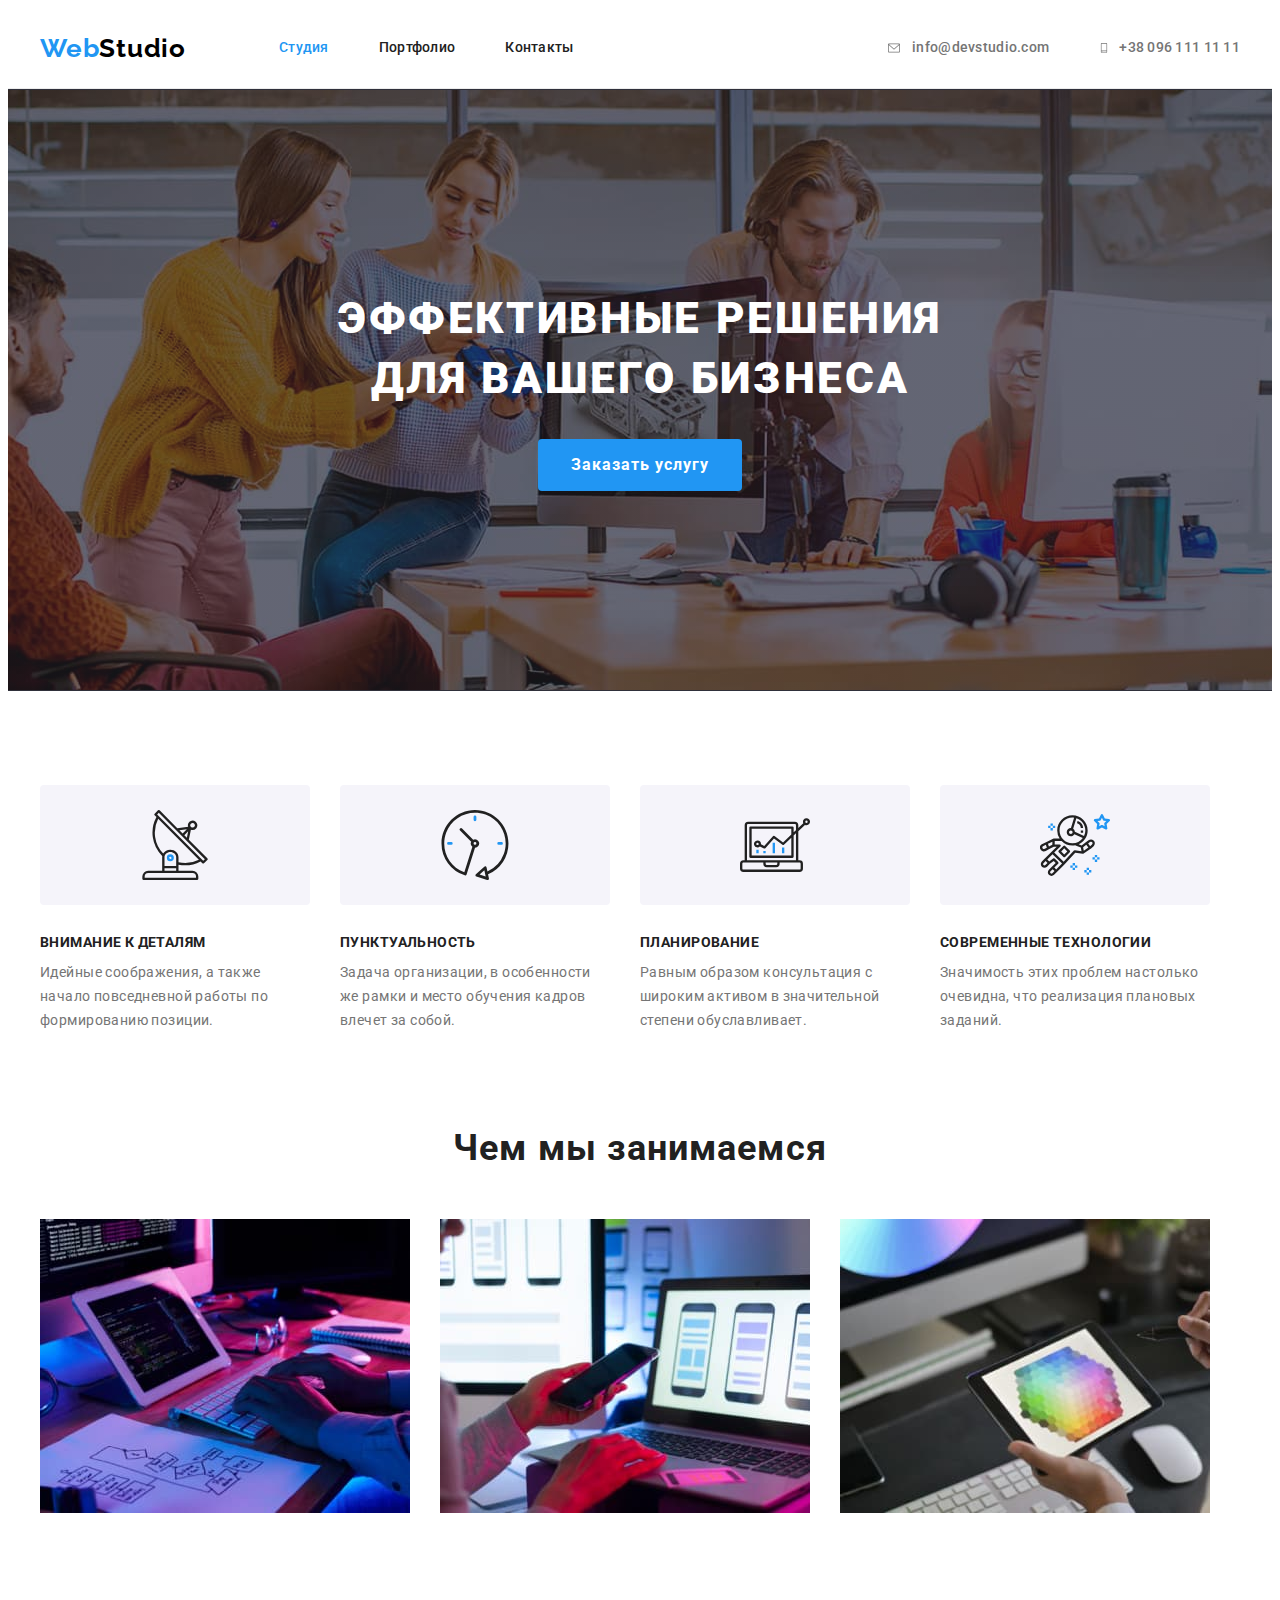
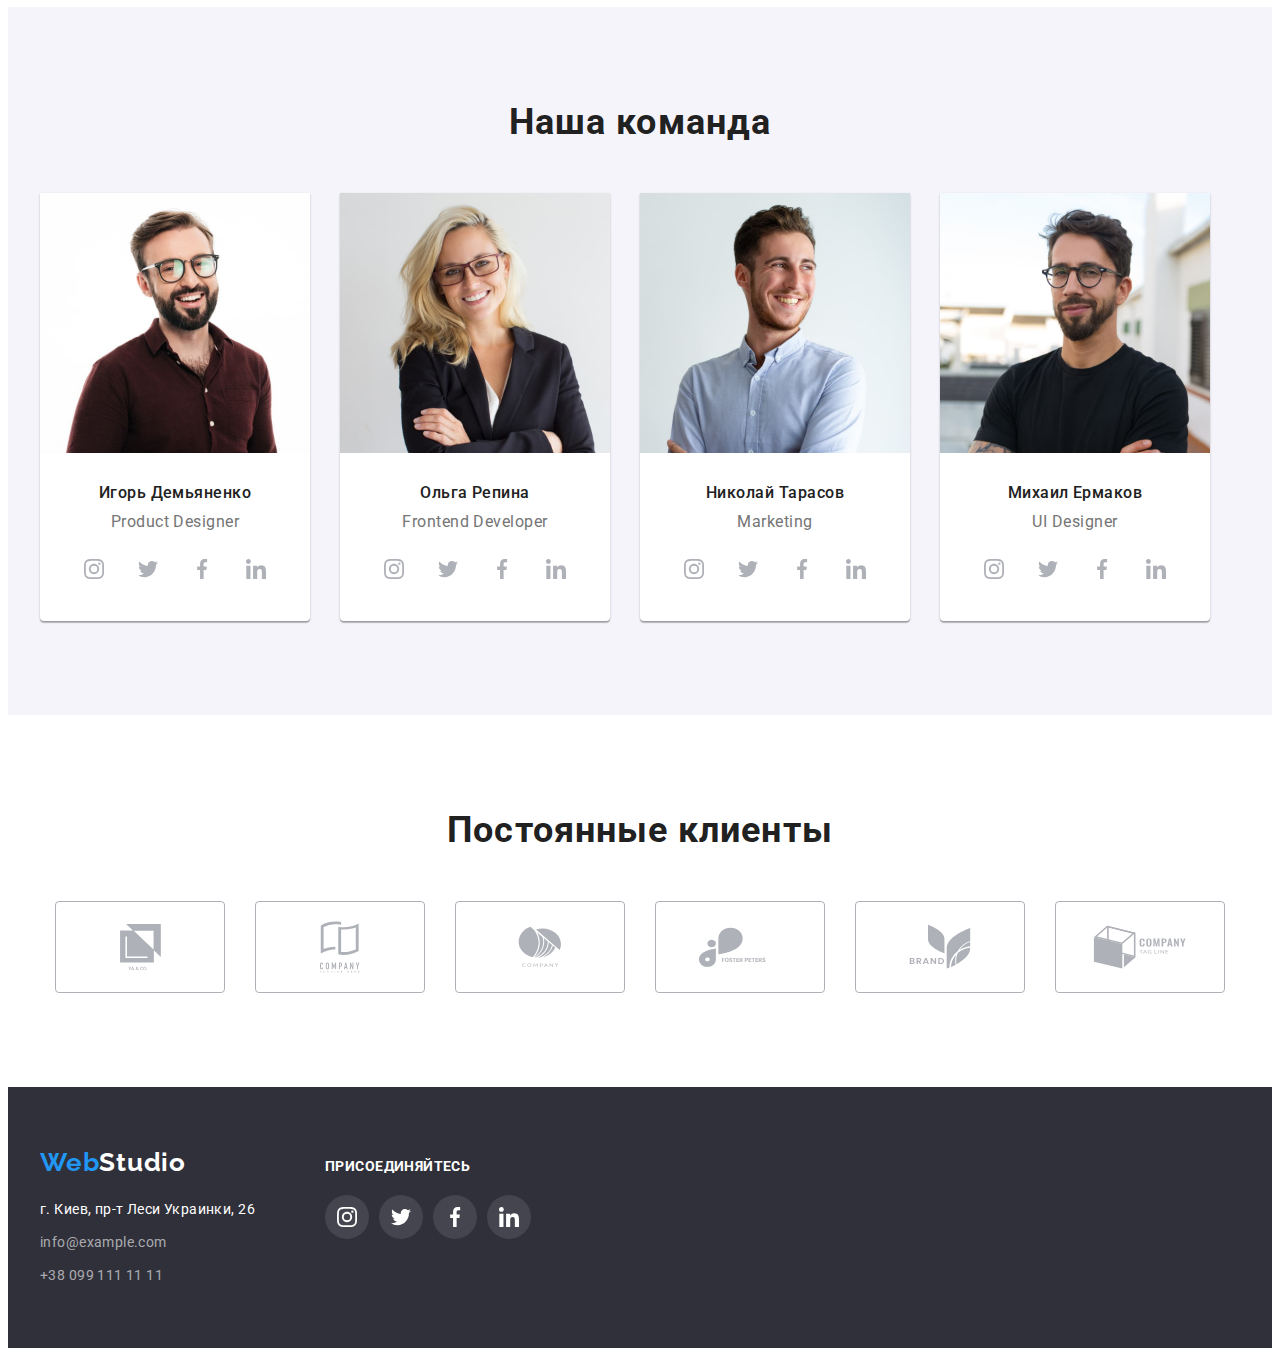
<file: index.html>
<!DOCTYPE html>
<html lang="ru">

<head>
    <meta charset="UTF-8">
    <meta http-equiv="X-UA-Compatible" content="IE=edge">
    <meta name="viewport" content="width=device-width, initial-scale=1.0">
    <title>Главная</title>
    <link rel="preconnect" href="https://fonts.googleapis.com">
    <link rel="preconnect" href="https://fonts.gstatic.com" crossorigin>
    <link href="https://fonts.googleapis.com/css2?family=Raleway:wght@700&family=Roboto:wght@400;500;700;900&display=swap"
        rel="stylesheet">
    <link rel="stylesheet" href="https://cdnjs.cloudflare.com/ajax/libs/modern-normalize/1.1.0/modern-normalize.min.css"
        integrity="sha512-wpPYUAdjBVSE4KJnH1VR1HeZfpl1ub8YT/NKx4PuQ5NmX2tKuGu6U/JRp5y+Y8XG2tV+wKQpNHVUX03MfMFn9Q=="
        crossorigin="anonymous"
        referrerpolicy="no-referrer" />
    <link rel="stylesheet" href="./css/styles.css">
</head>
<body>
    <header class="header">
        <div class="container">
        <nav class="header-navigation">
            <a href="" class="logo link"><span class="accent">Web</span>Studio</a>
            <ul class="header-first-list list">
                <li class="header-item"><a href="index.html" class="header-link current link">Студия</a></li>
                <li class="header-item"><a href="portfolio.html" class="header-link link">Портфолио</a></li>
                <li class="header-item"><a href="" class="header-link link">Контакты</a></li>
            </ul>
        </nav>
        <ul class="header-second-list list">
            <li class="header-second-item"><a href="mailto:info@devstudio.com" class="header-mail link"><svg class="header-mail-icon" width="16" height="12">
                <use href="./images/icons.svg#icon-envelope"></use>
            </svg>info@devstudio.com</a></li>
            <li class="header-second-item"><a href="tel:+380961111111" class="header-tel link"><svg class="header-tel-icon" width="10" height="16">
                <use href="./images/icons.svg#icon-smartphone"></use>
            </svg>+38 096 111 11 11</a></li>
        </ul>
        </div>
    </header>

    <main>
        <section class="hero">
            <div class="container">
            <h1 class="hero-title">Эффективные решения для вашего бизнеса</h1>
            <button type="button" class="hero-btn">Заказать услугу</button>
            </div>
        </section>

        <section class="about section">
            <div class="container">
            <h2 class="visually-hidden">Особенности работы студии</h2>
            <ul class="about-list list">
                <li class="about-item">
                    <div class="about-box">
                            <svg class="about-icon" width="70" height="70">
                                <use href="./images/icons.svg#icon-antenna"></use>
                            </svg>
                    </div>
                    <h3 class="about-top-text">Внимание к деталям</h3>
                    <p class="about-text">Идейные соображения, а также начало повседневной работы по формированию позиции.</p>
                </li>
                <li class="about-item">
                    <div class="about-box">
                            <svg class="about-icon" width="70" height="70">
                                <use href="./images/icons.svg#icon-clock"></use>
                            </svg>
                    </div>
                    <h3 class="about-top-text">Пунктуальность</h3>
                    <p class="about-text">Задача организации, в особенности же рамки и место обучения кадров влечет за собой.</p>
                </li>
                <li class="about-item">
                    <div class="about-box">
                            <svg class="about-icon" width="70" height="70">
                                <use href="./images/icons.svg#icon-diagram"></use>
                            </svg>
                    </div>
                    <h3 class="about-top-text">Планирование</h3>
                    <p class="about-text">Равным образом консультация с широким активом в значительной степени обуславливает.</p>
                </li>
                <li class="about-item">
                    <div class="about-box">
                            <svg class="about-icon" width="70" height="70">
                                <use href="./images/icons.svg#icon-astronaut"></use>
                            </svg>
                    </div>
                    <h3 class="about-top-text">Современные технологии</h3>
                    <p class="about-text">Значимость этих проблем настолько очевидна, что реализация плановых заданий.</p>
                </li>
            </ul>
            </div>
        </section>

        <section class="work section">
            <div class="container">
            <h2 class="section-title">Чем мы занимаемся</h2>
            <ul class="work-list list">
                <li class="work-item"><img src="./images/img-1.jpg" alt="набор кода на планшете" width="370" height="294"></li>
                <li class="work-item"><img src="./images/img-2.jpg" alt="схемы на телефоне и ноуте" width="370" height="294"></li>
                <li class="work-item"><img src="./images/img-3.jpg" alt="спектор цветов на планшете" width="370" height="294"></li>
            </ul>
            </div>
        </section>

        <section class="team section">
            <div class="container">
            <h2 class="section-title">Наша команда</h2>
            <ul class="team-list list">
                <li class="team-item">
                    <img src="./images/img-4.jpg" alt="Игорь Демьяненко" width="270" height="260" class="team-img">
                    <div class="team-box">
                    <h3 class="team-bottom-title">Игорь Демьяненко</h3>
                    <p lang="en" class="team-text">Product Designer</p>
                    <ul class="team-soc-list list">
                        <li class="team-soc-item"><a href="" class="team-soc-link">
                                <svg class="team-soc-icon" width="20" height="20">
                                    <use href="./images/icons.svg#icon-instagram"></use>
                                </svg>
                            </a></li>
                        <li class="team-soc-item"><a href="" class="team-soc-link">
                                <svg class="team-soc-icon" width="20" height="20">
                                    <use href="./images/icons.svg#icon-twitter"></use>
                                </svg>
                            </a></li>
                        <li class="team-soc-item"><a href="" class="team-soc-link">
                                <svg class="team-soc-icon" width="20" height="20">
                                    <use href="./images/icons.svg#icon-facebook"></use>
                                </svg>
                            </a></li>
                        <li class="team-soc-item"><a href="" class="team-soc-link">
                                <svg class="team-soc-icon" width="20" height="20">
                                    <use href="./images/icons.svg#icon-linkedin"></use>
                                </svg>
                            </a></li>
                    </ul>
                    </div>
                </li>
                <li class="team-item">
                    <img src="./images/img-5.jpg" alt="Ольга Репина" width="270" height="260" class="team-img">
                    <div class="team-box">
                    <h3 class="team-bottom-title">Ольга Репина</h3>
                    <p lang="en" class="team-text">Frontend Developer</p>
                    <ul class="team-soc-list list">
                        <li class="team-soc-item"><a href="" class="team-soc-link">
                                <svg class="team-soc-icon" width="20" height="20">
                                    <use href="./images/icons.svg#icon-instagram"></use>
                                </svg>
                            </a></li>
                        <li class="team-soc-item"><a href="" class="team-soc-link">
                                <svg class="team-soc-icon" width="20" height="20">
                                    <use href="./images/icons.svg#icon-twitter"></use>
                                </svg>
                            </a></li>
                        <li class="team-soc-item"><a href="" class="team-soc-link">
                                <svg class="team-soc-icon" width="20" height="20">
                                    <use href="./images/icons.svg#icon-facebook"></use>
                                </svg>
                            </a></li>
                        <li class="team-soc-item"><a href="" class="team-soc-link">
                                <svg class="team-soc-icon" width="20" height="20">
                                    <use href="./images/icons.svg#icon-linkedin"></use>
                                </svg>
                            </a></li>
                    </ul>
                    </div>
                </li>
                <li class="team-item">
                    <img src="./images/img-6.jpg" alt="Николай Тарасов" width="270" height="260" class="team-img">
                    <div class="team-box">
                    <h3 class="team-bottom-title">Николай Тарасов</h3>
                    <p lang="en" class="team-text">Marketing</p>
                    <ul class="team-soc-list list">
                        <li class="team-soc-item"><a href="" class="team-soc-link">
                                <svg class="team-soc-icon" width="20" height="20">
                                    <use href="./images/icons.svg#icon-instagram"></use>
                                </svg>
                            </a></li>
                        <li class="team-soc-item"><a href="" class="team-soc-link">
                                <svg class="team-soc-icon" width="20" height="20">
                                    <use href="./images/icons.svg#icon-twitter"></use>
                                </svg>
                            </a></li>
                        <li class="team-soc-item"><a href="" class="team-soc-link">
                                <svg class="team-soc-icon" width="20" height="20">
                                    <use href="./images/icons.svg#icon-facebook"></use>
                                </svg>
                            </a></li>
                        <li class="team-soc-item"><a href="" class="team-soc-link">
                                <svg class="team-soc-icon" width="20" height="20">
                                    <use href="./images/icons.svg#icon-linkedin"></use>
                                </svg>
                            </a></li>
                    </ul>
                    </div>
                </li>
                <li class="team-item">
                    <img src="./images/img-7.jpg" alt="Михаил Ермаков" width="270" height="260" class="team-img">
                    <div class="team-box">
                    <h3 class="team-bottom-title">Михаил Ермаков</h3>
                    <p lang="en" class="team-text">UI Designer</p>
                    <ul class="team-soc-list list">
                        <li class="team-soc-item"><a href="" class="team-soc-link">
                            <svg class="team-soc-icon" width="20" height="20">
                                <use href="./images/icons.svg#icon-instagram"></use>
                            </svg>
                        </a></li>
                        <li class="team-soc-item"><a href="" class="team-soc-link">
                            <svg class="team-soc-icon" width="20" height="20">
                                <use href="./images/icons.svg#icon-twitter"></use>
                            </svg>
                        </a></li>
                        <li class="team-soc-item"><a href="" class="team-soc-link">
                            <svg class="team-soc-icon" width="20" height="20">
                                <use href="./images/icons.svg#icon-facebook"></use>
                            </svg>
                        </a></li>
                        <li class="team-soc-item"><a href="" class="team-soc-link">
                            <svg class="team-soc-icon" width="20" height="20">
                                <use href="./images/icons.svg#icon-linkedin"></use>
                            </svg>
                        </a></li>
                    </ul>
                    </div>
                </li>
            </ul>
            </div>
        </section>

        <section class="clients section">
            <div class="container">
                <h2 class="section-title">Постоянные клиенты</h2>
                <ul class="clients-list list">
                    <li class="clients-item"><a href="" class="clients-link">
                        <svg class="clients-icon" width="41" height="46.7">
                            <use href="./images/icons.svg#icon-client-1"></use>
                        </svg>
                    </a></li>
                    <li class="clients-item"><a href="" class="clients-link">
                            <svg class="clients-icon" width="40" height="52">
                                <use href="./images/icons.svg#icon-client-2"></use>
                            </svg>
                    </a></li>
                    <li class="clients-item"><a href="" class="clients-link">
                            <svg class="clients-icon" width="43.46" height="41.18">
                                <use href="./images/icons.svg#icon-client-3"></use>
                            </svg>
                    </a></li>
                    <li class="clients-item"><a href="" class="clients-link">
                            <svg class="clients-icon" width="84.44" height="40.62">
                                <use href="./images/icons.svg#icon-client-4"></use>
                            </svg>
                    </a></li>
                    <li class="clients-item"><a href="" class="clients-link">
                            <svg class="clients-icon" width="62.54" height="45.43">
                                <use href="./images/icons.svg#icon-client-5"></use>
                            </svg>
                    </a></li>
                    <li class="clients-item"><a href="" class="clients-link">
                            <svg class="clients-icon" width="93.79" height="43.93">
                                <use href="./images/icons.svg#icon-client-6"></use>
                            </svg>
                    </a></li>
                </ul>
            </div>
        </section>
    </main>
    
    <footer class="footer">
        <div class="container">
            <div class="footer-contacts">
        <a href="" class="logo link"><span class="accent">Web</span>Studio</a>
        <address>
            <ul class="footer-list list">
                <li class="footer-item"><a href="https://goo.gl/maps/D3uRbkzvZpGUqhTm6" class="footer-address link"target="_blank" rel="noopener noreferrer">г. Киев,
                        пр-т Леси Украинки, 26</a></li>
                <li class="footer-item"><a href="mailto:info@example.com" class="footer-mail link">info@example.com</a></li>
                <li class="footer-item"><a href="tel:+380991111111" class="footer-tel link">+38 099 111 11 11</a></li>
            </ul>
        </address>
        </div>
        <div class="footer-soc-content">
            <h3 class="footer-title">присоединяйтесь</h3>
            <ul class="footer-soc-list list">
                <li class="footer-soc-item"><a href="" class="footer-soc-link">
                <svg class="footer-soc-icon" width="20" height="20">
                    <use href="./images/icons.svg#icon-instagram"></use>
                </svg>
                </a></li>
                <li class="footer-soc-item"><a href="" class="footer-soc-link">
                    <svg class="footer-soc-icon" width="20" height="20">
                        <use href="./images/icons.svg#icon-twitter"></use>
                    </svg>
                </a></li>
                <li class="footer-soc-item"><a href="" class="footer-soc-link">
                    <svg class="footer-soc-icon" width="20" height="20">
                        <use href="./images/icons.svg#icon-facebook"></use>
                    </svg>
                </a></li>
                <li class="footer-soc-item"><a href="" class="footer-soc-link">
                    <svg class="footer-soc-icon" width="20" height="20">
                        <use href="./images/icons.svg#icon-linkedin"></use>
                    </svg>
                </a></li>
            </ul>
        </div>
        </div>
    </footer>
</body>

</html>
</file>
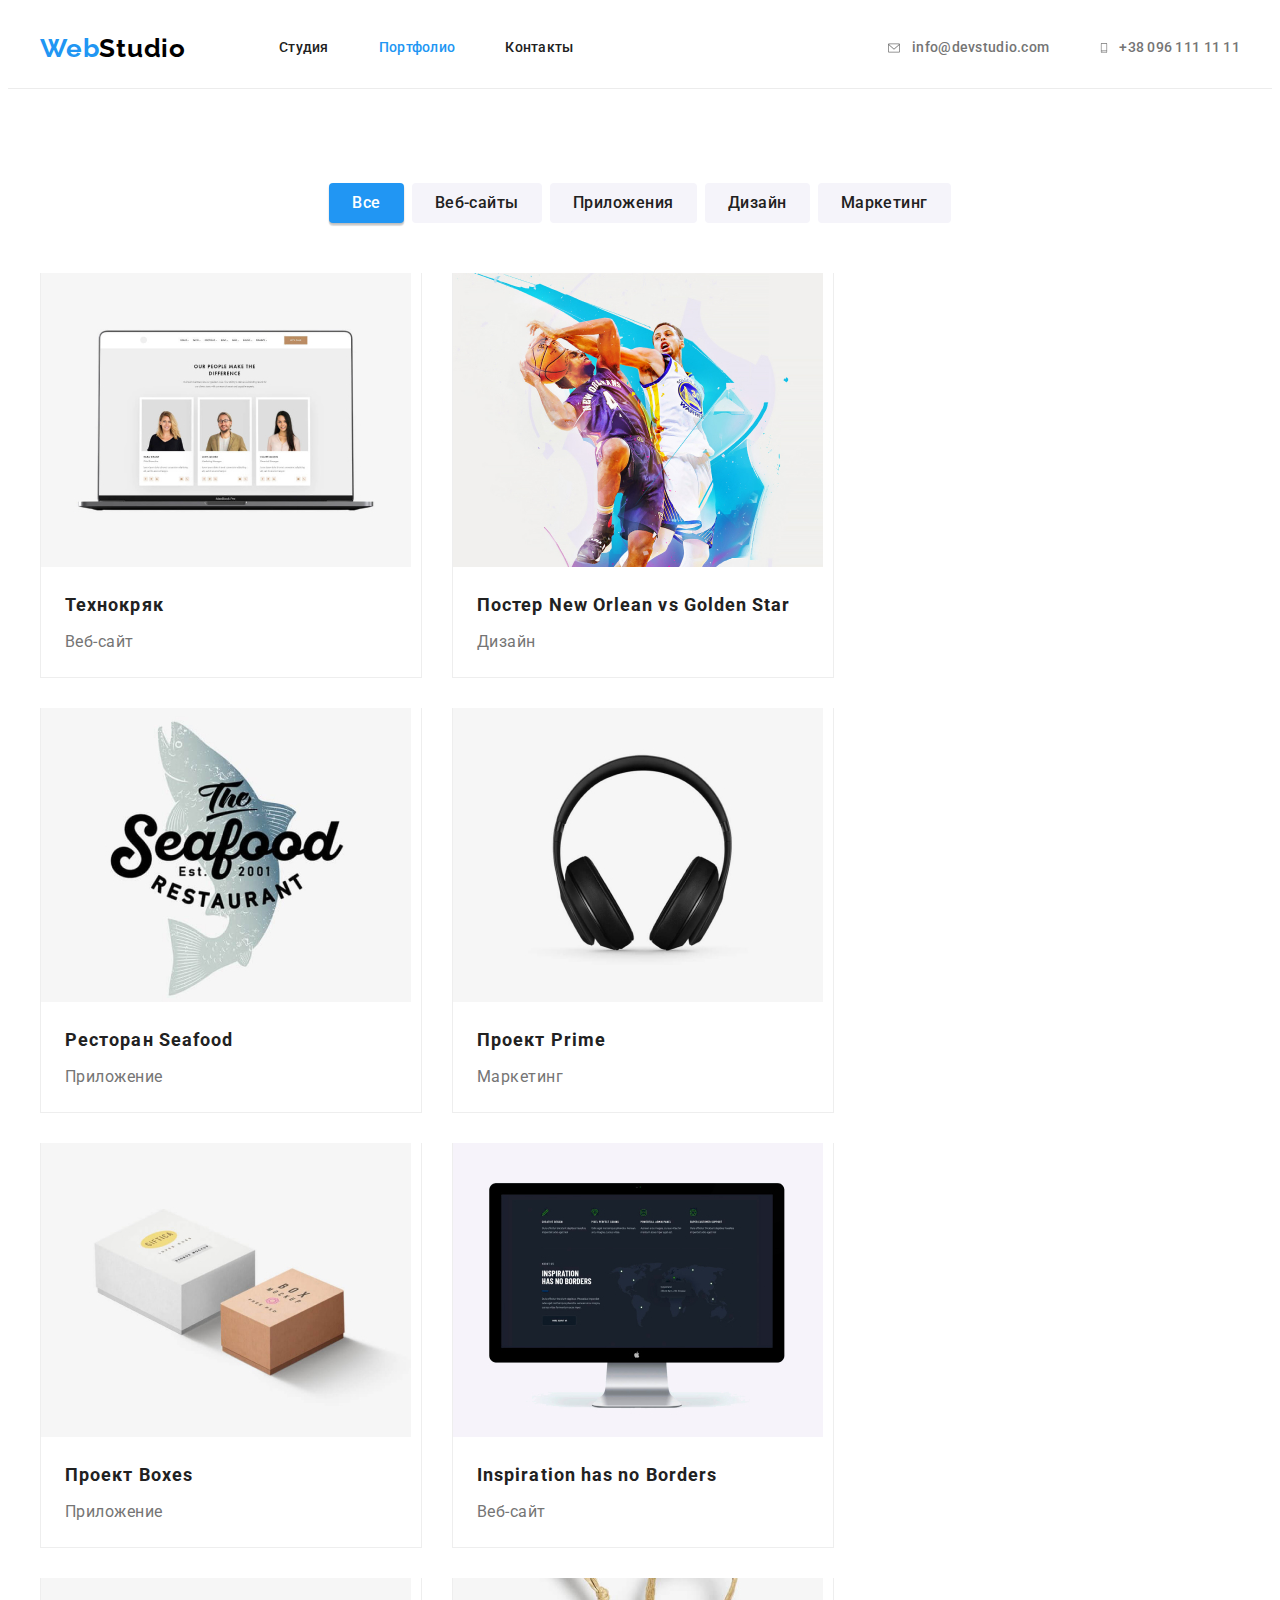
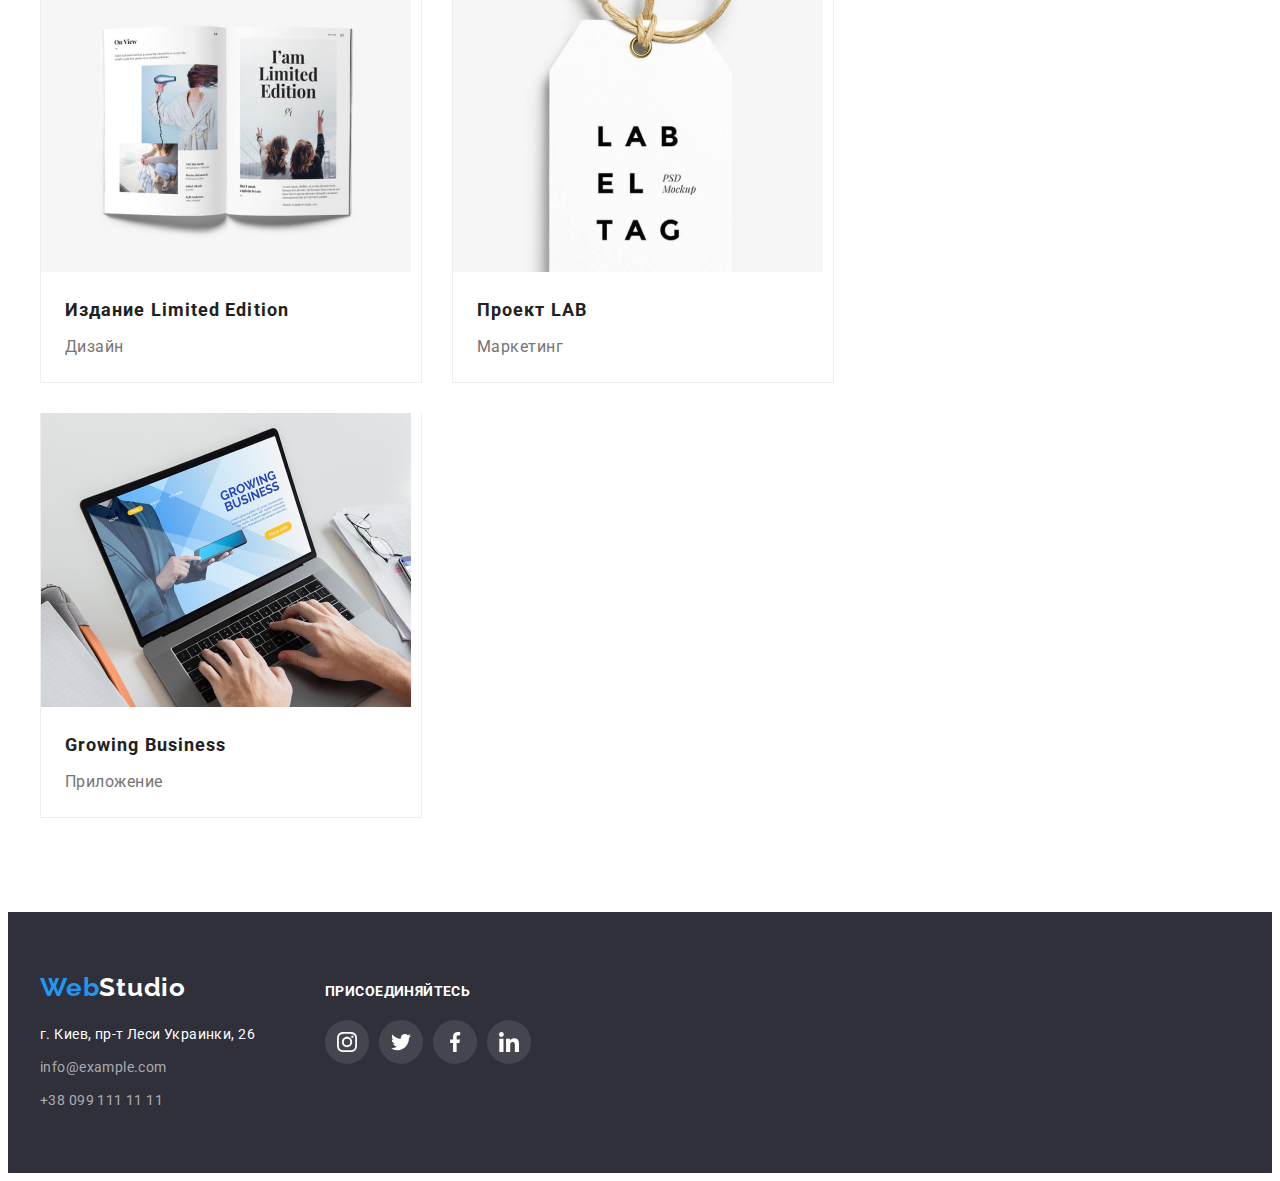
<file: portfolio.html>
<!DOCTYPE html>
<html lang="ru">
<head>
    <meta charset="UTF-8">
    <meta http-equiv="X-UA-Compatible" content="IE=edge">
    <meta name="viewport" content="width=device-width, initial-scale=1.0">
    <title>Портфолио</title>
    <link rel="preconnect" href="https://fonts.googleapis.com">
    <link rel="preconnect" href="https://fonts.gstatic.com" crossorigin>
    <link href="https://fonts.googleapis.com/css2?family=Raleway:wght@700&family=Roboto:wght@400;500;700;900&display=swap"
        rel="stylesheet">
    <link rel="stylesheet" href="https://cdnjs.cloudflare.com/ajax/libs/modern-normalize/1.1.0/modern-normalize.min.css"
        integrity="sha512-wpPYUAdjBVSE4KJnH1VR1HeZfpl1ub8YT/NKx4PuQ5NmX2tKuGu6U/JRp5y+Y8XG2tV+wKQpNHVUX03MfMFn9Q=="
        crossorigin="anonymous" 
        referrerpolicy="no-referrer" />
    <link rel="stylesheet" href="./css/styles.css">
</head>
<body>
    <header class="header">
        <div class="container">
            <nav class="header-navigation">
                <a href="" class="logo link"><span class="accent">Web</span>Studio</a>
                <ul class="header-first-list list">
                    <li class="header-item"><a href="index.html" class="header-link link">Студия</a></li>
                    <li class="header-item"><a href="portfolio.html" class="header-link current link">Портфолио</a></li>
                    <li class="header-item"><a href="" class="header-link link">Контакты</a></li>
                </ul>
            </nav>
            <ul class="header-second-list list">
                <li class="header-second-item"><a href="mailto:info@devstudio.com" class="header-mail link"><svg
                            class="header-mail-icon" width="16" height="12">
                            <use href="./images/icons.svg#icon-envelope"></use>
                        </svg>info@devstudio.com</a></li>
                <li class="header-second-item"><a href="tel:+380961111111" class="header-tel link"><svg
                            class="header-tel-icon" width="10" height="16">
                            <use href="./images/icons.svg#icon-smartphone"></use>
                        </svg>+38 096 111 11 11</a></li>
            </ul>
        </div>
    </header>

    <main>
        <section class="portfolio section">
            <div class="container">
            <h1 class="visually-hidden">Портфолио</h1>

            <ul class="portfolio-first-list list">
                <li class="portfolio-first-item"><button type="button" class="portfolio-btn current">Все</button></li>
                <li class="portfolio-first-item"><button type="button" class="portfolio-btn">Веб-сайты</button></li>
                <li class="portfolio-first-item"><button type="button" class="portfolio-btn">Приложения</button></li>
                <li class="portfolio-first-item"><button type="button" class="portfolio-btn">Дизайн</button></li>
                <li class="portfolio-first-item"><button type="button" class="portfolio-btn">Маркетинг</button></li>
            </ul>

            <ul class="portfolio-second-list list">
                <li class="portfolio-second-item">
                    <a href="" class="portfolio-link link">
                        <img src="images/portfolio-1.jpg" alt="Проэкт 1" width="370" height="294" class="portfolio-img">
                        <div class="card-box">
                        <h2 class="portfolio-title">Технокряк</h2>
                        <p class="portfolio-text">Веб-сайт</p>
                        </div>
                    </a>
                </li>
                <li class="portfolio-second-item">
                    <a href="" class="portfolio-link link">
                        <img src="images/portfolio-2.jpg" alt="Проэкт 2" width="370" height="294" class="portfolio-img">
                        <div class="card-box">
                        <h2 class="portfolio-title">Постер New Orlean vs Golden Star</h2>
                        <p class="portfolio-text">Дизайн</p>
                        </div>
                    </a>
                </li>
                <li class="portfolio-second-item">
                    <a href="" class="portfolio-link link">
                        <img src="images/portfolio-3.jpg" alt="Проэкт 3" width="370" height="294" class="portfolio-img">
                        <div class="card-box">
                        <h2 class="portfolio-title">Ресторан Seafood</h2>
                        <p class="portfolio-text">Приложение</p>
                        </div>
                    </a>
                </li>
                <li class="portfolio-second-item">
                    <a href="" class="portfolio-link link">
                        <img src="images/portfolio-4.jpg" alt="Проэкт 4" width="370" height="294" class="portfolio-img">
                        <div class="card-box">
                        <h2 class="portfolio-title">Проект Prime</h2>
                        <p class="portfolio-text">Маркетинг</p>
                        </div>
                    </a>
                </li>
                <li class="portfolio-second-item">
                    <a href="" class="portfolio-link link">
                        <img src="images/portfolio-5.jpg" alt="Проэкт 5" width="370" height="294" class="portfolio-img">
                        <div class="card-box">
                        <h2 class="portfolio-title">Проект Boxes</h2>
                        <p class="portfolio-text">Приложение</p>
                        </div>
                    </a>
                </li>
                <li class="portfolio-second-item">
                    <a href="" class="portfolio-link link">
                        <img src="images/portfolio-6.jpg" alt="Проэкт 6" width="370" height="294" class="portfolio-img">
                        <div class="card-box">
                        <h2 class="portfolio-title">Inspiration has no Borders</h2>
                        <p class="portfolio-text">Веб-сайт</p>
                        </div>
                    </a>
                </li>
                <li class="portfolio-second-item">
                    <a href="" class="portfolio-link link">
                        <img src="images/portfolio-7.jpg" alt="Проэкт 7" width="370" height="294" class="portfolio-img">
                        <div class="card-box">
                        <h2 class="portfolio-title">Издание Limited Edition</h2>
                        <p class="portfolio-text">Дизайн</p>
                        </div>
                    </a>
                </li>
                <li class="portfolio-second-item">
                    <a href="" class="portfolio-link link">
                        <img src="images/portfolio-8.jpg" alt="Проэкт 8" width="370" height="294" class="portfolio-img">
                        <div class="card-box">
                        <h2 class="portfolio-title">Проект LAB</h2>
                        <p class="portfolio-text">Маркетинг</p>
                        </div>
                    </a>
                </li>
                <li class="portfolio-second-item">
                    <a href="" class="portfolio-link link">
                        <img src="images/portfolio-9.jpg" alt="Проэкт 9" width="370" height="294" class="portfolio-img">
                        <div class="card-box">
                        <h2 class="portfolio-title">Growing Business</h2>
                        <p class="portfolio-text">Приложение</p>
                        </div>
                    </a>
                </li>
            </ul>
            
            </div>
        </section>
    </main>

    <footer class="footer">
            <div class="container">
                <div class="footer-contacts">
                    <a href="" class="logo link"><span class="accent">Web</span>Studio</a>
                    <address>
                        <ul class="footer-list list">
                            <li class="footer-item"><a href="https://goo.gl/maps/D3uRbkzvZpGUqhTm6" class="footer-address link"
                                    target="_blank" rel="noopener noreferrer">г. Киев,
                                    пр-т Леси Украинки, 26</a></li>
                            <li class="footer-item"><a href="mailto:info@example.com"
                                    class="footer-mail link">info@example.com</a></li>
                            <li class="footer-item"><a href="tel:+380991111111" class="footer-tel link">+38 099 111 11 11</a>
                            </li>
                        </ul>
                    </address>
                </div>
                <div class="footer-soc-content">
                    <h3 class="footer-title">присоединяйтесь</h3>
                    <ul class="footer-soc-list list">
                        <li class="footer-soc-item"><a href="" class="footer-soc-link">
                                <svg class="footer-soc-icon" width="20" height="20">
                                    <use href="./images/icons.svg#icon-instagram"></use>
                                </svg>
                            </a></li>
                        <li class="footer-soc-item"><a href="" class="footer-soc-link">
                                <svg class="footer-soc-icon" width="20" height="20">
                                    <use href="./images/icons.svg#icon-twitter"></use>
                                </svg>
                            </a></li>
                        <li class="footer-soc-item"><a href="" class="footer-soc-link">
                                <svg class="footer-soc-icon" width="20" height="20">
                                    <use href="./images/icons.svg#icon-facebook"></use>
                                </svg>
                            </a></li>
                        <li class="footer-soc-item"><a href="" class="footer-soc-link">
                                <svg class="footer-soc-icon" width="20" height="20">
                                    <use href="./images/icons.svg#icon-linkedin"></use>
                                </svg>
                            </a></li>
                    </ul>
                </div>
            </div>
    </footer>
</body>
</html>
</file>
<file: css/styles.css>
:root {
    --main-text-color: #212121;
    --primary-text-color:#757575;
    --accent-color:#2196F3;
    --hero-color:#ffffff;
    --logo-color:#000000;
}

body {
    font-family: "Roboto", Tahoma, sans-serif;
    color: var(--primary-text-color);
    font-size: 14px;
    background-color: var(--hero-color);
}

p,
a,
h1,
h2,
h3,
h4,
h5,
h6 {
    margin: 0;
}

ul, ol {
    padding-left: 0;
    margin: 0;
}

img {
    display: block;
}

.link {
    text-decoration: none;
}

.list {
    padding: 0;
    margin: 0;
    list-style: none;
}

.accent {
    color: var(--accent-color);
}

.container {
    margin-right: auto;
    margin-left: auto;
    padding-left: 15px;
    padding-right: 15px;
    width: 1200px;
}

.section {
    padding-top: 94px;
    padding-bottom: 94px;
}

/*------------------------------------------HEADER------------------------------------------*/

.header {
    border-bottom: 1px solid #ECECEC;
}

.header .container {
    display: flex;
    justify-items: center;
    align-items: center;
}

.logo {
    font-family: 'Raleway';
    font-weight: 700;
    font-size: 26px;
    line-height: 1.19;
    letter-spacing: 0.03em;    
    color: var(--logo-color);
    margin-right: 93px;
}

.header-navigation {
    display: flex;
    align-items: center;
}

.header-first-list {
    display: flex;
}

.header-second-list {
    display: flex;
    margin-left: auto;
}

.header-link {
    font-weight: 500;
    line-height: 1.14;
    letter-spacing: 0.02em;
    color: var(--main-text-color);
    display: block;
    padding-top: 32px;
    padding-bottom: 32px;
}

.header-item:not(:last-child) {
    margin-right: 50px;
}

.header-second-item + .header-second-item {
    margin-left: 50px;
}

.header-mail,
.header-tel {
    font-weight: 500;
    line-height: 1.14;
    letter-spacing: 0.02em;
    color: var(--primary-text-color);
    display: flex;
    align-items: center;
    padding-top: 32px;
    padding-bottom: 32px;
}

.header-mail-icon {
    padding: 0;
    margin-left: 0;
    margin-right: 10px;
    fill: var(--primary-text-color);
}

.header-tel-icon {
    width: 10px;
    height: 16px;
    padding: 0;
    margin-left: 0;
    margin-right: 10px;
    fill: var(--primary-text-color);
}

.header-link:hover,
.header-link:focus,
.header-mail:hover,
.header-mail:focus,
.header-tel:hover,
.header-tel:focus,
.current {
    color: var(--accent-color);
}

.header-mail:hover .header-mail-icon {
    fill: var(--accent-color)
}

.header-mail:focus .header-mail-icon {
    fill: var(--accent-color)
}

.header-tel:hover .header-tel-icon {
    fill: var(--accent-color)
}

.header-tel:focus .header-tel-icon {
    fill: var(--accent-color)
}

/*------------------------------------------HERO------------------------------------------*/

.hero {
    background-color: #2F303A;
    text-align: center;
    padding-top: 200px;
    padding-bottom: 200px;
    background-image:linear-gradient(
        rgba(47, 48, 58, 0.4), 
        rgba(47, 48, 58, 0.4)
    ),
     url(../images/hero-bg.jpg);
    background-repeat: no-repeat;
    max-width: 1600px;
    background-position: center;
}

.hero-title {
    margin-bottom: 30px;
    font-weight: 900;
    font-size: 44px;
    line-height: 1.36;
    letter-spacing: 0.06em;
    text-transform: uppercase;
    color: var(--hero-color);
    max-width: 696px;
    text-align: center;
    margin-left: auto;
    margin-right: auto;
}

.hero-btn {
    border: 1px solid transparent;
    border-radius: 4px;
    padding: 10px 32px;
    font-family: inherit;
    font-weight: 700;
    font-size: 16px;
    line-height: 1.88;
    letter-spacing: 0.06em;    
    color: var(--hero-color);
    background-color: var(--accent-color);
    cursor: pointer;
}

.hero-btn:hover{
    color: var(--hero-color);
    background-color: #188CE8;
}

.visually-hidden {
    position: absolute;
    white-space: nowrap;
    width: 1px;
    height: 1px;
    overflow: hidden;
    border: 0;
    padding: 0;
    clip: rect(0 0 0 0);
    clip-path: inset(50%);
    margin: -1px;
}

/*------------------------------------------ABOUT------------------------------------------*/

.about-box {
    width: 270px;
    height: 120px;
    background-color: #F5F4FA;
    border-radius: 4px;
    background-repeat: no-repeat;
    display: flex;
    justify-content: center;
    align-items: center;
    margin-bottom: 30px;
}

.about-box + .about-box {
    margin-left: 30px;
}

.about-list {
    display: flex;
}

.about-item {
    max-width: 270px;
}

.about-item:not(:last-child) {
    margin-right: 30px;
}

.about-top-text {
    margin-bottom: 10px;
    font-weight: 700;
    font-size: 14px;
    line-height: 1.14;
    letter-spacing: 0.03em;
    text-transform: uppercase;    
    color: var(--main-text-color);
}

.about-text {
    font-weight: 400;
    line-height: 1.71;    
    letter-spacing: 0.03em;    
    color: var(--primary-text-color);
}

/*------------------------------------------WORK------------------------------------------*/

.work {
    padding-top: 0;
}

.work-list {
    display: flex;
}

.work-item + .work-item {
    margin-left: 30px;
}

.section-title {
    font-weight: 700;
    font-size: 36px;
    line-height: 1.17;
    text-align: center;
    letter-spacing: 0.03em;
    color: var(--main-text-color);
    margin-bottom: 50px;
}

/*------------------------------------------TEAM------------------------------------------*/

.team {
    background-color: #F5F4FA;
}

.team-list {
    display: flex;
    margin-left: -30px;
}

.team-item {
    flex-basis: calc((100%-120px)/4);
    margin-left: 30px;
    background: #FFFFFF;
    box-shadow: 0px 1px 3px rgba(0, 0, 0, 0.12),
    0px 1px 1px rgba(0, 0, 0, 0.14),
    0px 2px 1px rgba(0, 0, 0, 0.2);
    border-radius: 0px 0px 4px 4px;
}

.team-bottom-title {
    font-weight: 500;
    font-size: 16px;
    line-height: 1.19;
    text-align: center;
    letter-spacing: 0.03em;
    color: var(--main-text-color);
    margin-bottom: 10px;
}

.team-text {
    font-weight: 400;
    font-size: 16px;
    line-height: 1.19;
    text-align: center;
    letter-spacing: 0.03em;
    color: var(--primary-text-color);
    margin-bottom: 16px;
}

.team-box {
    padding-top: 30px;
    padding-bottom: 30px;
}

.team-soc-list {
    display: flex;
    justify-content: center;
}

.team-soc-item + .team-soc-item {
    margin-left: 10px;
}

.team-soc-link {
    width: 44px;
    height: 44px;
    border-radius: 50%;
    background-color: #FFFFFF;
    display: flex;
    justify-content: center;
    align-items: center;
}

.team-soc-icon {
    fill: #AFB1B8;
}

.team-soc-link:hover,
.team-soc-link:focus {
    background-color: var(--accent-color);
}

.team-soc-link:hover .team-soc-icon {
    fill: #ffffff;
}

.team-soc-link:focus .team-soc-icon {
    fill: #ffffff;
}
/*------------------------------------------CLIENTS------------------------------------------*/

.clients-list {
    display: flex;
    justify-content: center;
}

.clients-item+.clients-item {
    margin-left: 30px;
}

.clients-link {
    width: 170px;
    height: 92px;
    border: 1px solid #AFB1B8;
    box-sizing: border-box;
    border-radius: 4px;
    display: flex;
    justify-content: center;
    align-items: center;
}

.clients-icon {
    fill: #AFB1B8;
}

.clients-link:hover,
.clients-link:focus {
    border: 1px solid var(--accent-color);
}

.clients-link:hover .clients-icon {
    fill: var(--accent-color);
}

.clients-link:focus .clients-icon {
    fill: var(--accent-color);
}

/*------------------------------------------PORTFOLIO------------------------------------------*/

.portfolio-first-list {
    margin-bottom: 50px;
    justify-content: center;
    display: flex;
}

.portfolio-first-item:not(:last-child) {
    margin-right: 8px;
}

.portfolio-second-list {
    display: flex;
    flex-wrap: wrap;
    margin-left: -30px;
    margin-bottom: -30px;
}

.portfolio-second-item {
    width: calc(100% / 3 - 30px);
    margin-left: 30px;
    margin-bottom: 30px;
    border-bottom: 1px solid #eeeeee;
    border-right: 1px solid #eeeeee;
    border-left: 1px solid #eeeeee;
    display: block;
}

.portfolio-second-item:hover,
.portfolio-second-item:focus {
    box-shadow: 0px 1px 1px rgba(0, 0, 0, 0.12),
    0px 4px 4px rgba(0, 0, 0, 0.06),
    1px 4px 6px rgba(0, 0, 0, 0.16);
}

.portfolio-btn {
    font-family: inherit;
    border: 1px solid transparent;
    border-radius: 4px;
    padding: 6px 22px;
    font-weight: 500;
    font-size: 16px;
    line-height: 1.62;
    text-align: center;
    letter-spacing: 0.03em;    
    color: var(--main-text-color);
    background-color: #F5F4FA;
    cursor: pointer;
}

.portfolio-btn:hover,
.portfolio-btn:focus,
.portfolio-btn.current {
    color: #ffffff;
    background-color: var(--accent-color);
    box-shadow: 0px 3px 1px rgba(0, 0, 0, 0.1),
    0px 1px 2px rgba(0, 0, 0, 0.08),
    0px 2px 2px rgba(0, 0, 0, 0.12);
}

.card-box {
    padding-top: 20px;
    padding-bottom: 20px;
    padding-left: 24px;
}

.portfolio-title {
    font-weight: 700;
    font-size: 18px;
    line-height: 2.00;
    letter-spacing: 0.06em;
    color:var(--main-text-color);
    margin-bottom: 4px;
}

.portfolio-text {
    font-weight: 400;
    font-size: 16px;
    line-height: 1.88;
    letter-spacing: 0.03em;    
    color: var(--primary-text-color);
}

/*------------------------------------------FOOTER------------------------------------------*/

.footer {
    background-color:#2F303A;
    padding-top: 60px;
    padding-bottom: 60px;
}

.footer .logo {   
    color: #ffffff;
    margin-right: 0;
    margin-bottom: 20px;
    display: inline-block;
}

.footer-address,
.footer-mail,
.footer-tel {
    font-style: normal;
    font-weight: 400;
    line-height: 1.71;
    letter-spacing: 0.03em;
    color: #FFFFFF;
}

.footer-item:not(:last-child) {
    margin-bottom: 9px;
}

.footer-mail,
.footer-tel {  
    color: rgba(255, 255, 255, 0.6);
}

.footer-mail:hover,
.footer-mail:focus,
.footer-tel:hover,
.footer-tel:focus {
    color: var(--accent-color);
}

.footer .container {
    display: flex;
    align-items: baseline;
}

.footer-contacts {
    margin-right: 70px;
}

.footer-title {
    font-weight: 700;
    font-size: 14px;
    line-height: 1.14;
    letter-spacing: 0.03em;
    text-transform: uppercase;    
    color: var(--hero-color);
    margin-bottom: 20px;
}

.footer-soc-list {
    display: flex;
    justify-content: center;
}

.footer-soc-item+.footer-soc-item {
    margin-left: 10px;
}

.footer-soc-link {
    width: 44px;
    height: 44px;
    border-radius: 50%;
    background-color: rgba(255, 255, 255, 0.1);
    display: flex;
    justify-content: center;
    align-items: center;
}

.footer-soc-icon {
    fill: #ffffff;
}

.footer-soc-link:hover,
.footer-soc-link:focus {
    background-color: var(--accent-color);
}
</file>
